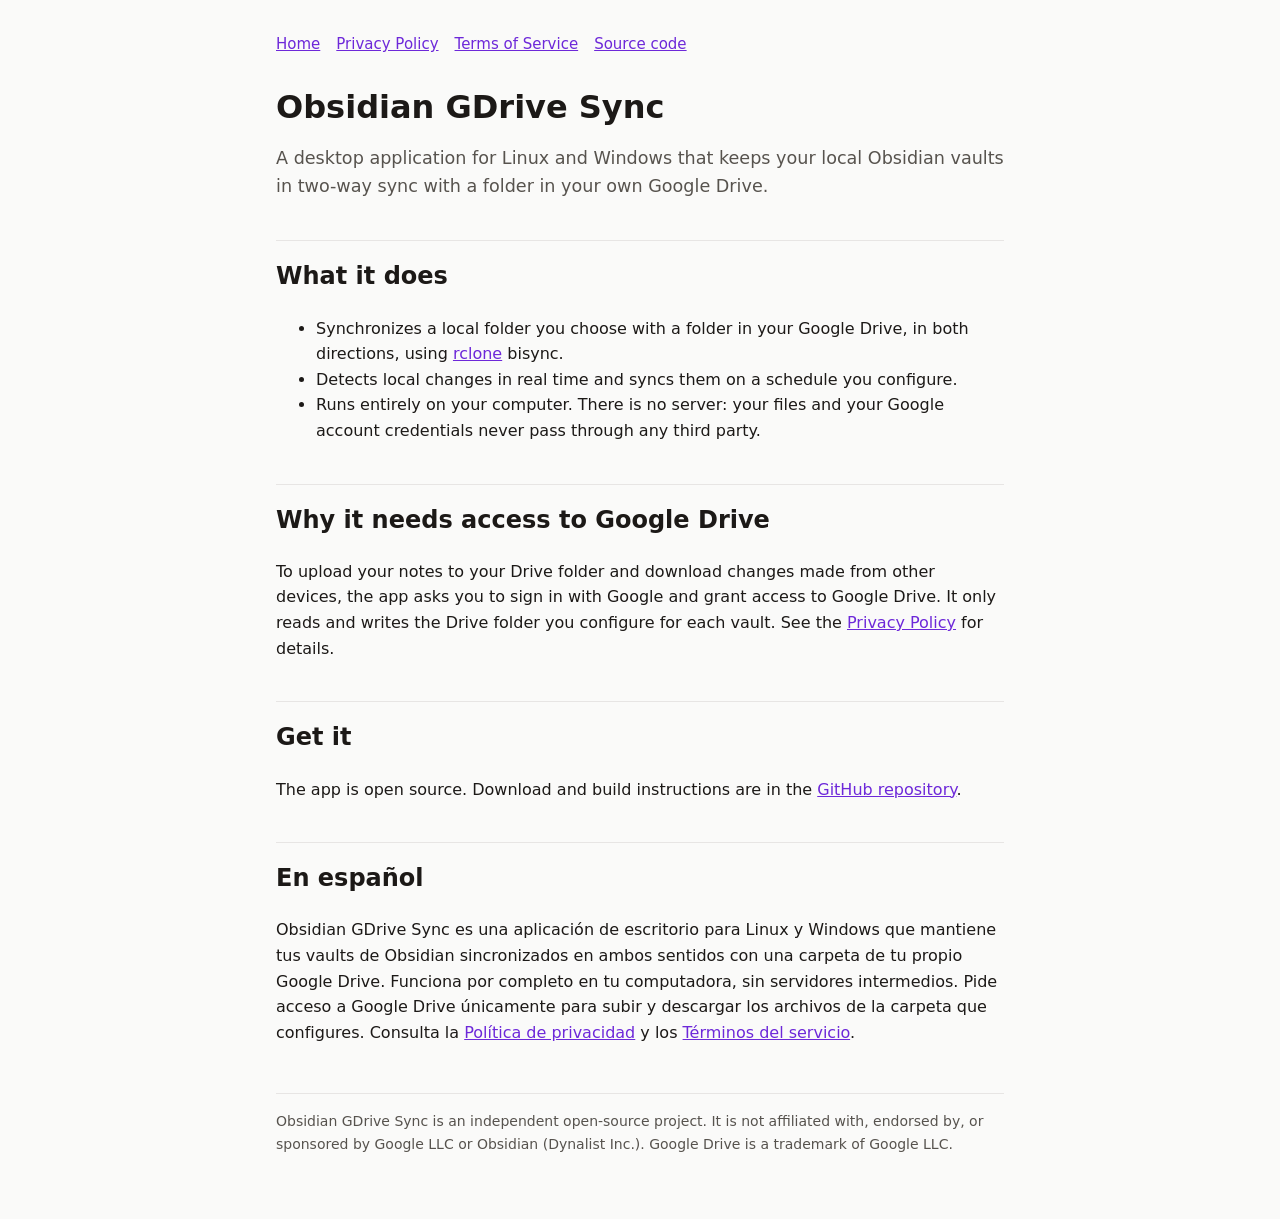
<file: index.html>
<!doctype html>
<html lang="en">
<head>
  <meta charset="utf-8">
  <meta name="viewport" content="width=device-width, initial-scale=1">
  <title>Obsidian GDrive Sync</title>
  <meta name="description" content="Desktop app that keeps local Obsidian vaults in two-way sync with a folder in the user's own Google Drive.">
  <link rel="stylesheet" href="style.css">
</head>
<body>
<main>
  <header>
    <nav>
      <a href="./">Home</a>
      <a href="privacy.html">Privacy Policy</a>
      <a href="terms.html">Terms of Service</a>
      <a href="https://github.com/H4uSen/Google-Drive-Sync">Source code</a>
    </nav>
  </header>

  <h1>Obsidian GDrive Sync</h1>
  <p class="lead">A desktop application for Linux and Windows that keeps your local Obsidian vaults in two-way sync with a folder in your own Google Drive.</p>

  <h2>What it does</h2>
  <ul>
    <li>Synchronizes a local folder you choose with a folder in your Google Drive, in both directions, using <a href="https://rclone.org/">rclone</a> bisync.</li>
    <li>Detects local changes in real time and syncs them on a schedule you configure.</li>
    <li>Runs entirely on your computer. There is no server: your files and your Google account credentials never pass through any third party.</li>
  </ul>

  <h2>Why it needs access to Google Drive</h2>
  <p>To upload your notes to your Drive folder and download changes made from other devices, the app asks you to sign in with Google and grant access to Google Drive. It only reads and writes the Drive folder you configure for each vault. See the <a href="privacy.html">Privacy Policy</a> for details.</p>

  <h2>Get it</h2>
  <p>The app is open source. Download and build instructions are in the <a href="https://github.com/H4uSen/Google-Drive-Sync">GitHub repository</a>.</p>

  <h2 lang="es">En español</h2>
  <div lang="es">
    <p>Obsidian GDrive Sync es una aplicación de escritorio para Linux y Windows que mantiene tus vaults de Obsidian sincronizados en ambos sentidos con una carpeta de tu propio Google Drive. Funciona por completo en tu computadora, sin servidores intermedios. Pide acceso a Google Drive únicamente para subir y descargar los archivos de la carpeta que configures. Consulta la <a href="privacy.html#es">Política de privacidad</a> y los <a href="terms.html#es">Términos del servicio</a>.</p>
  </div>

  <footer>
    Obsidian GDrive Sync is an independent open-source project. It is not affiliated with, endorsed by, or sponsored by Google LLC or Obsidian (Dynalist Inc.). Google Drive is a trademark of Google LLC.
  </footer>
</main>
</body>
</html>
</file>
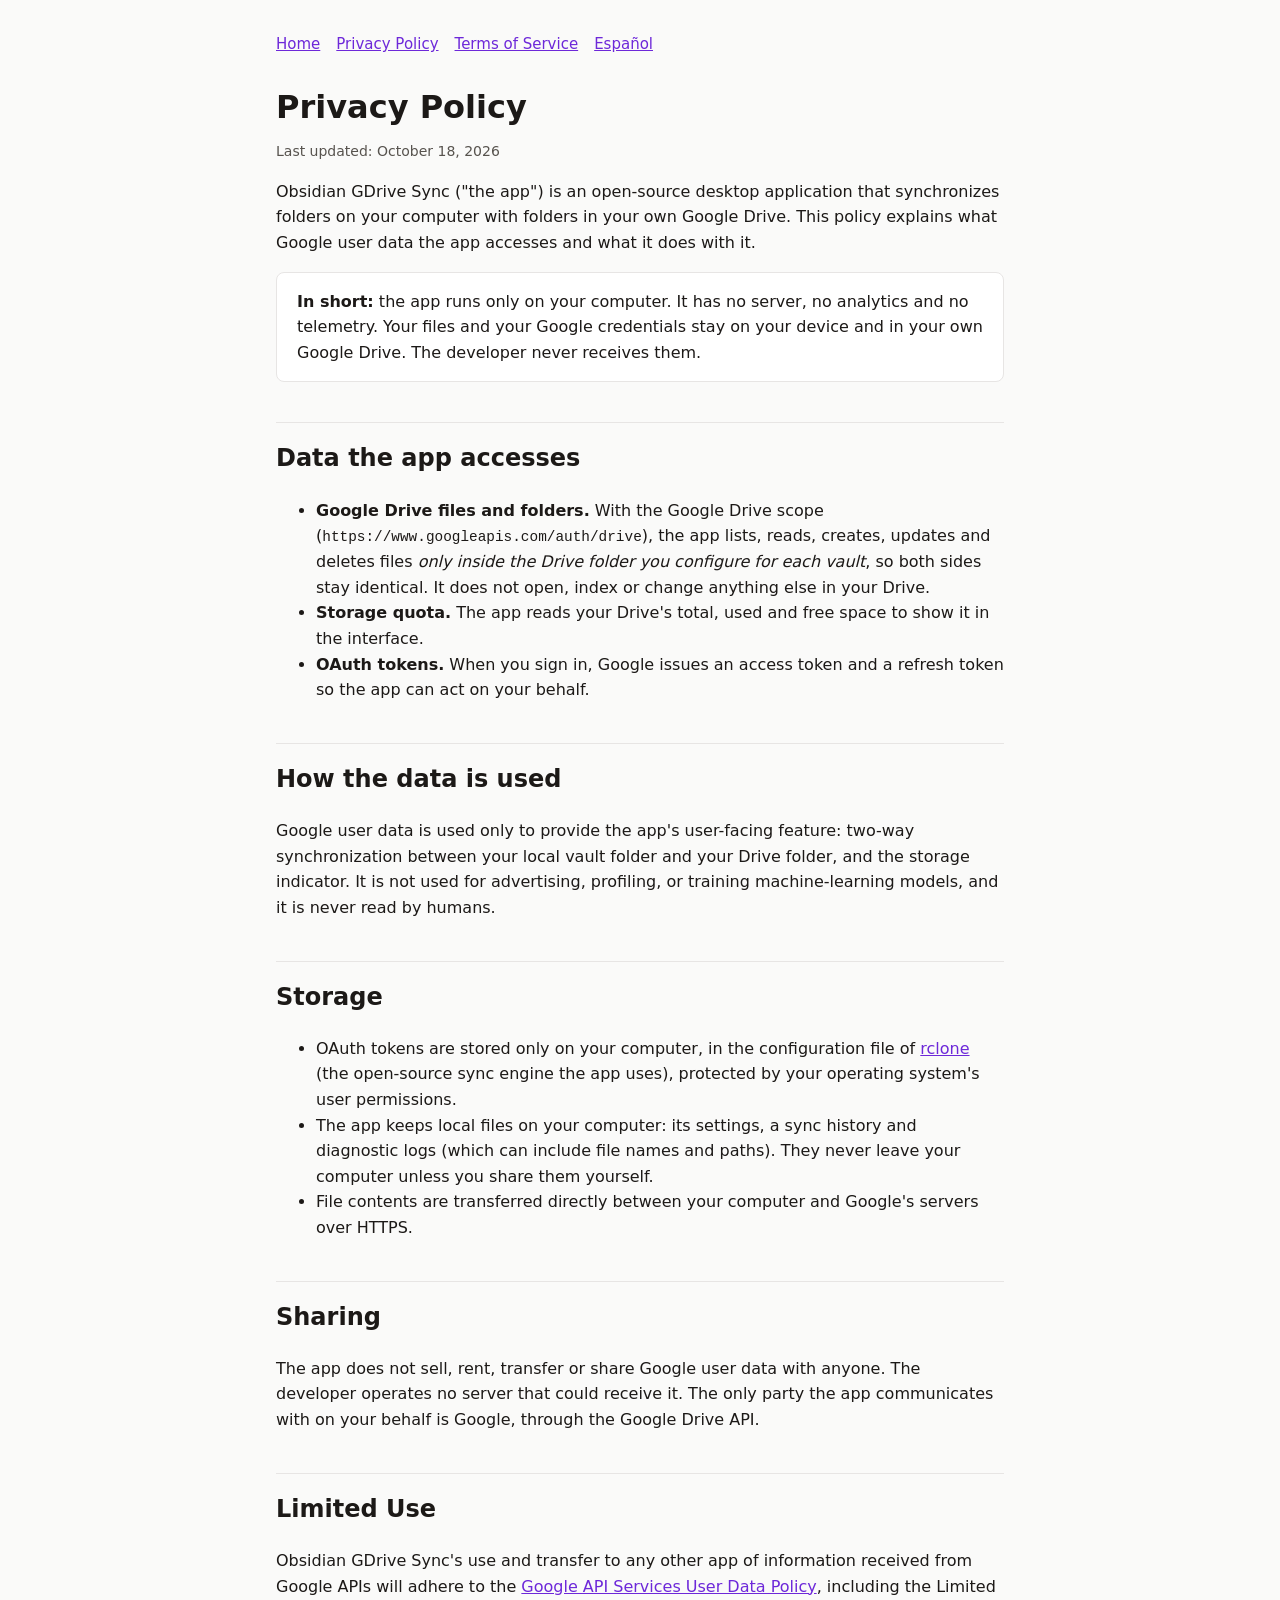
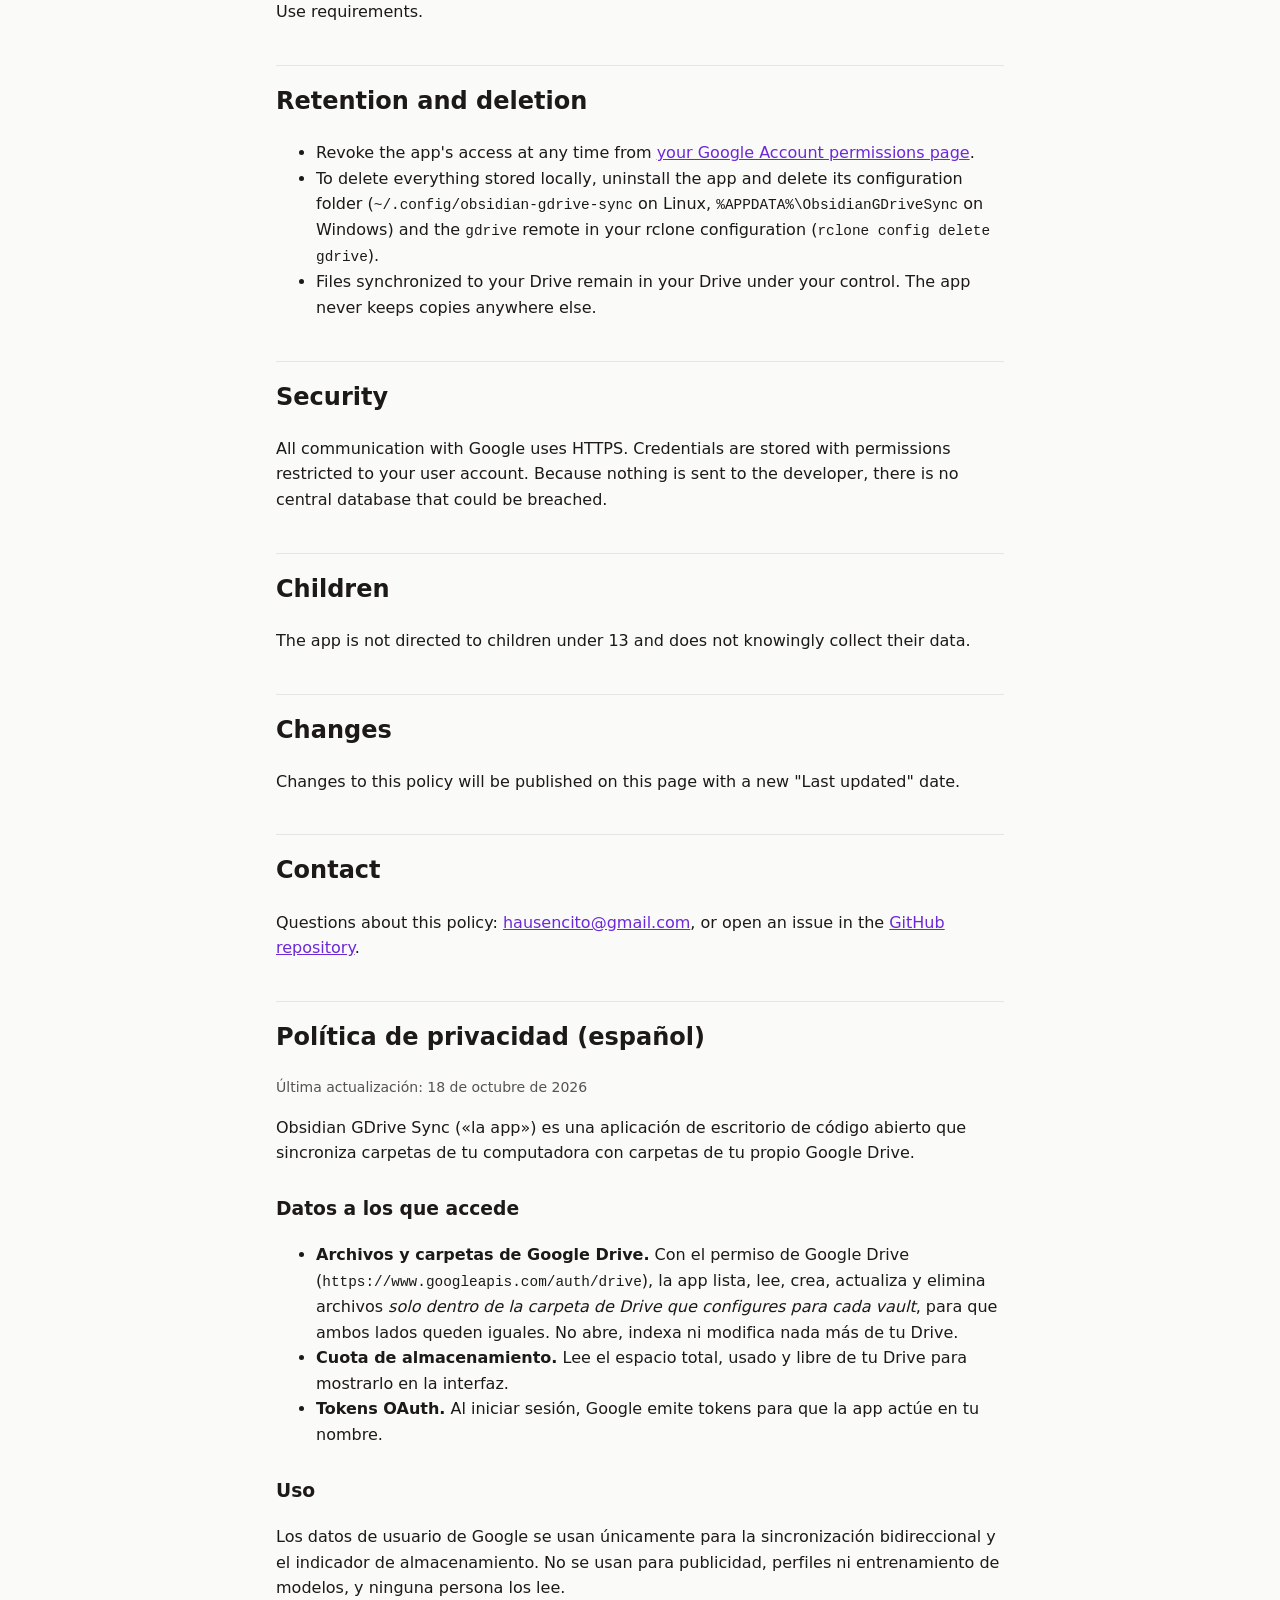
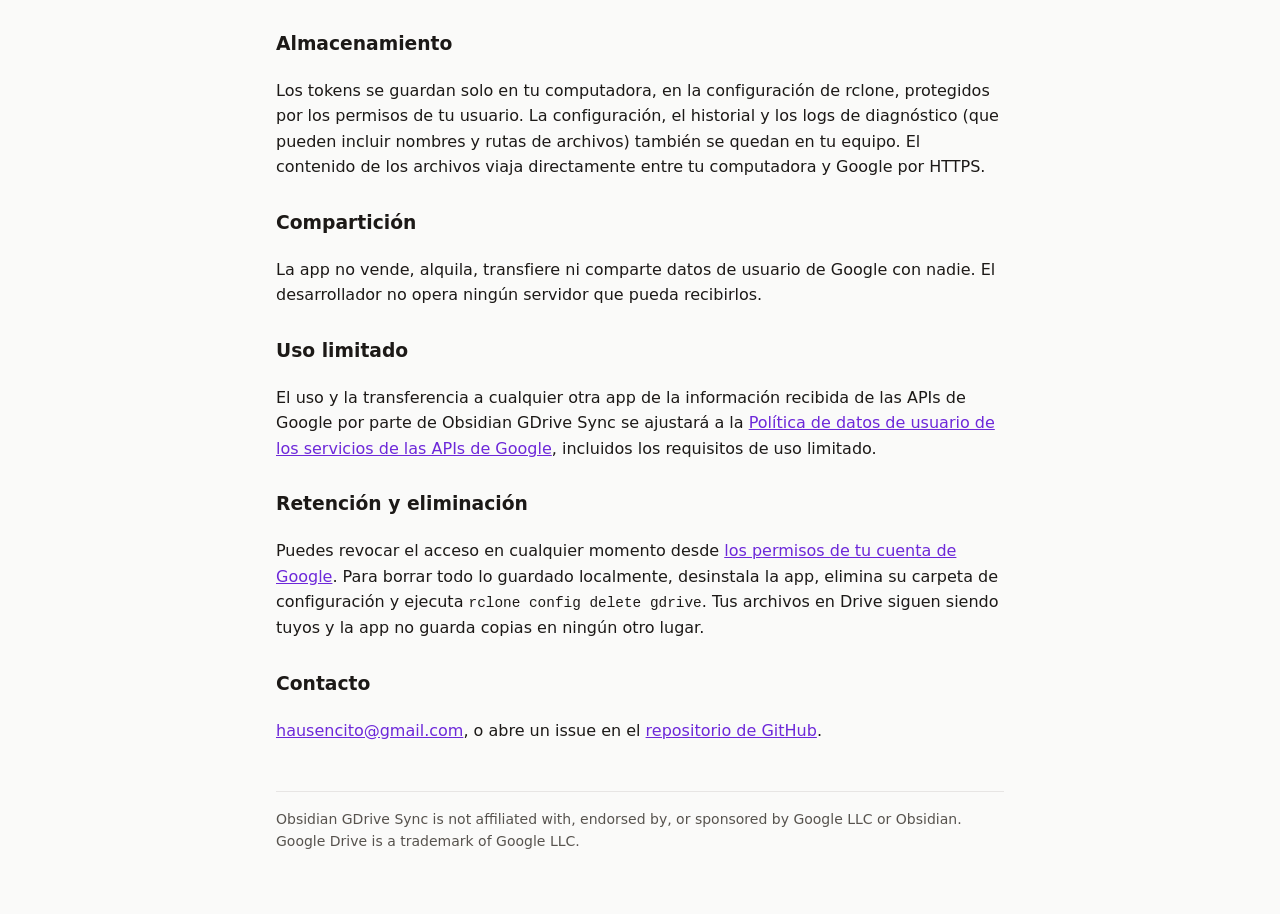
<file: privacy.html>
<!doctype html>
<html lang="en">
<head>
  <meta charset="utf-8">
  <meta name="viewport" content="width=device-width, initial-scale=1">
  <title>Privacy Policy · Obsidian GDrive Sync</title>
  <meta name="description" content="How Obsidian GDrive Sync accesses, uses, stores and shares Google user data.">
  <link rel="stylesheet" href="style.css">
</head>
<body>
<main>
  <header>
    <nav>
      <a href="./">Home</a>
      <a href="privacy.html">Privacy Policy</a>
      <a href="terms.html">Terms of Service</a>
      <a href="#es">Español</a>
    </nav>
  </header>

  <h1>Privacy Policy</h1>
  <p class="meta">Last updated: October 18, 2026</p>

  <p>Obsidian GDrive Sync ("the app") is an open-source desktop application that synchronizes folders on your computer with folders in your own Google Drive. This policy explains what Google user data the app accesses and what it does with it.</p>

  <div class="card">
    <strong>In short:</strong> the app runs only on your computer. It has no server, no analytics and no telemetry. Your files and your Google credentials stay on your device and in your own Google Drive. The developer never receives them.
  </div>

  <h2>Data the app accesses</h2>
  <ul>
    <li><strong>Google Drive files and folders.</strong> With the Google Drive scope (<code>https://www.googleapis.com/auth/drive</code>), the app lists, reads, creates, updates and deletes files <em>only inside the Drive folder you configure for each vault</em>, so both sides stay identical. It does not open, index or change anything else in your Drive.</li>
    <li><strong>Storage quota.</strong> The app reads your Drive's total, used and free space to show it in the interface.</li>
    <li><strong>OAuth tokens.</strong> When you sign in, Google issues an access token and a refresh token so the app can act on your behalf.</li>
  </ul>

  <h2>How the data is used</h2>
  <p>Google user data is used only to provide the app's user-facing feature: two-way synchronization between your local vault folder and your Drive folder, and the storage indicator. It is not used for advertising, profiling, or training machine-learning models, and it is never read by humans.</p>

  <h2>Storage</h2>
  <ul>
    <li>OAuth tokens are stored only on your computer, in the configuration file of <a href="https://rclone.org/">rclone</a> (the open-source sync engine the app uses), protected by your operating system's user permissions.</li>
    <li>The app keeps local files on your computer: its settings, a sync history and diagnostic logs (which can include file names and paths). They never leave your computer unless you share them yourself.</li>
    <li>File contents are transferred directly between your computer and Google's servers over HTTPS.</li>
  </ul>

  <h2>Sharing</h2>
  <p>The app does not sell, rent, transfer or share Google user data with anyone. The developer operates no server that could receive it. The only party the app communicates with on your behalf is Google, through the Google Drive API.</p>

  <h2>Limited Use</h2>
  <p>Obsidian GDrive Sync's use and transfer to any other app of information received from Google APIs will adhere to the <a href="https://developers.google.com/terms/api-services-user-data-policy">Google API Services User Data Policy</a>, including the Limited Use requirements.</p>

  <h2>Retention and deletion</h2>
  <ul>
    <li>Revoke the app's access at any time from <a href="https://myaccount.google.com/permissions">your Google Account permissions page</a>.</li>
    <li>To delete everything stored locally, uninstall the app and delete its configuration folder (<code>~/.config/obsidian-gdrive-sync</code> on Linux, <code>%APPDATA%\ObsidianGDriveSync</code> on Windows) and the <code>gdrive</code> remote in your rclone configuration (<code>rclone config delete gdrive</code>).</li>
    <li>Files synchronized to your Drive remain in your Drive under your control. The app never keeps copies anywhere else.</li>
  </ul>

  <h2>Security</h2>
  <p>All communication with Google uses HTTPS. Credentials are stored with permissions restricted to your user account. Because nothing is sent to the developer, there is no central database that could be breached.</p>

  <h2>Children</h2>
  <p>The app is not directed to children under 13 and does not knowingly collect their data.</p>

  <h2>Changes</h2>
  <p>Changes to this policy will be published on this page with a new "Last updated" date.</p>

  <h2>Contact</h2>
  <p>Questions about this policy: <a href="mailto:hausencito@gmail.com">hausencito@gmail.com</a>, or open an issue in the <a href="https://github.com/H4uSen/Google-Drive-Sync/issues">GitHub repository</a>.</p>

  <section id="es" lang="es">
    <h2>Política de privacidad (español)</h2>
    <p class="meta">Última actualización: 18 de octubre de 2026</p>
    <p>Obsidian GDrive Sync («la app») es una aplicación de escritorio de código abierto que sincroniza carpetas de tu computadora con carpetas de tu propio Google Drive.</p>
    <h3>Datos a los que accede</h3>
    <ul>
      <li><strong>Archivos y carpetas de Google Drive.</strong> Con el permiso de Google Drive (<code>https://www.googleapis.com/auth/drive</code>), la app lista, lee, crea, actualiza y elimina archivos <em>solo dentro de la carpeta de Drive que configures para cada vault</em>, para que ambos lados queden iguales. No abre, indexa ni modifica nada más de tu Drive.</li>
      <li><strong>Cuota de almacenamiento.</strong> Lee el espacio total, usado y libre de tu Drive para mostrarlo en la interfaz.</li>
      <li><strong>Tokens OAuth.</strong> Al iniciar sesión, Google emite tokens para que la app actúe en tu nombre.</li>
    </ul>
    <h3>Uso</h3>
    <p>Los datos de usuario de Google se usan únicamente para la sincronización bidireccional y el indicador de almacenamiento. No se usan para publicidad, perfiles ni entrenamiento de modelos, y ninguna persona los lee.</p>
    <h3>Almacenamiento</h3>
    <p>Los tokens se guardan solo en tu computadora, en la configuración de rclone, protegidos por los permisos de tu usuario. La configuración, el historial y los logs de diagnóstico (que pueden incluir nombres y rutas de archivos) también se quedan en tu equipo. El contenido de los archivos viaja directamente entre tu computadora y Google por HTTPS.</p>
    <h3>Compartición</h3>
    <p>La app no vende, alquila, transfiere ni comparte datos de usuario de Google con nadie. El desarrollador no opera ningún servidor que pueda recibirlos.</p>
    <h3>Uso limitado</h3>
    <p>El uso y la transferencia a cualquier otra app de la información recibida de las APIs de Google por parte de Obsidian GDrive Sync se ajustará a la <a href="https://developers.google.com/terms/api-services-user-data-policy">Política de datos de usuario de los servicios de las APIs de Google</a>, incluidos los requisitos de uso limitado.</p>
    <h3>Retención y eliminación</h3>
    <p>Puedes revocar el acceso en cualquier momento desde <a href="https://myaccount.google.com/permissions">los permisos de tu cuenta de Google</a>. Para borrar todo lo guardado localmente, desinstala la app, elimina su carpeta de configuración y ejecuta <code>rclone config delete gdrive</code>. Tus archivos en Drive siguen siendo tuyos y la app no guarda copias en ningún otro lugar.</p>
    <h3>Contacto</h3>
    <p><a href="mailto:hausencito@gmail.com">hausencito@gmail.com</a>, o abre un issue en el <a href="https://github.com/H4uSen/Google-Drive-Sync/issues">repositorio de GitHub</a>.</p>
  </section>

  <footer>
    Obsidian GDrive Sync is not affiliated with, endorsed by, or sponsored by Google LLC or Obsidian. Google Drive is a trademark of Google LLC.
  </footer>
</main>
</body>
</html>
</file>
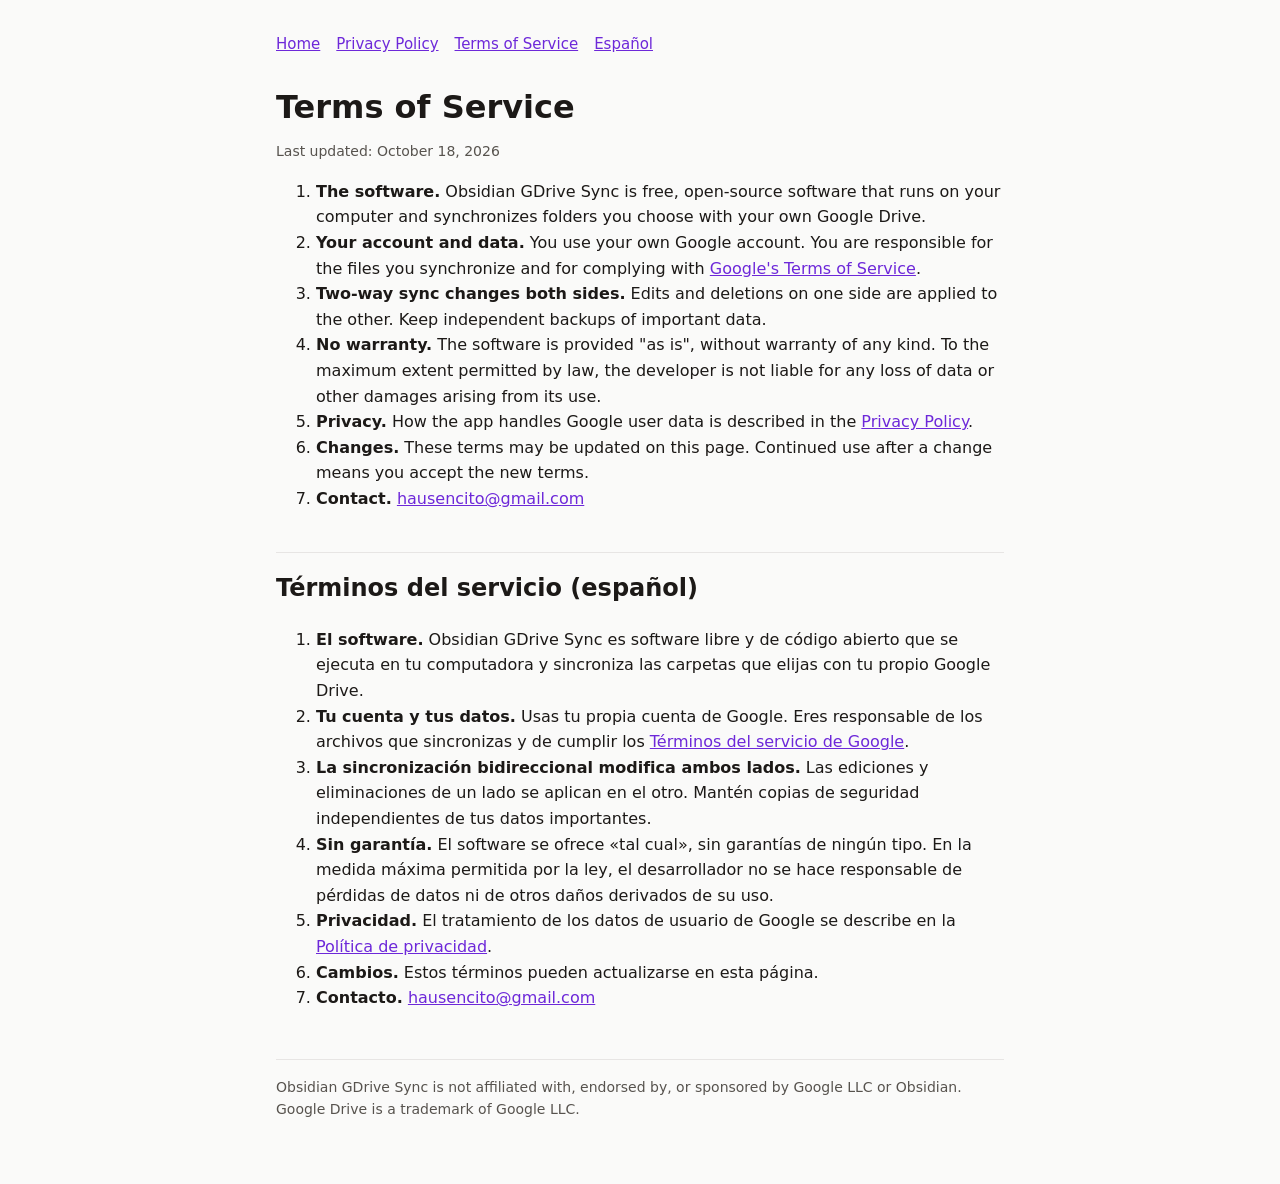
<file: terms.html>
<!doctype html>
<html lang="en">
<head>
  <meta charset="utf-8">
  <meta name="viewport" content="width=device-width, initial-scale=1">
  <title>Terms of Service · Obsidian GDrive Sync</title>
  <meta name="description" content="Terms of use for the Obsidian GDrive Sync desktop application.">
  <link rel="stylesheet" href="style.css">
</head>
<body>
<main>
  <header>
    <nav>
      <a href="./">Home</a>
      <a href="privacy.html">Privacy Policy</a>
      <a href="terms.html">Terms of Service</a>
      <a href="#es">Español</a>
    </nav>
  </header>

  <h1>Terms of Service</h1>
  <p class="meta">Last updated: October 18, 2026</p>

  <ol>
    <li><strong>The software.</strong> Obsidian GDrive Sync is free, open-source software that runs on your computer and synchronizes folders you choose with your own Google Drive.</li>
    <li><strong>Your account and data.</strong> You use your own Google account. You are responsible for the files you synchronize and for complying with <a href="https://policies.google.com/terms">Google's Terms of Service</a>.</li>
    <li><strong>Two-way sync changes both sides.</strong> Edits and deletions on one side are applied to the other. Keep independent backups of important data.</li>
    <li><strong>No warranty.</strong> The software is provided "as is", without warranty of any kind. To the maximum extent permitted by law, the developer is not liable for any loss of data or other damages arising from its use.</li>
    <li><strong>Privacy.</strong> How the app handles Google user data is described in the <a href="privacy.html">Privacy Policy</a>.</li>
    <li><strong>Changes.</strong> These terms may be updated on this page. Continued use after a change means you accept the new terms.</li>
    <li><strong>Contact.</strong> <a href="mailto:hausencito@gmail.com">hausencito@gmail.com</a></li>
  </ol>

  <section id="es" lang="es">
    <h2>Términos del servicio (español)</h2>
    <ol>
      <li><strong>El software.</strong> Obsidian GDrive Sync es software libre y de código abierto que se ejecuta en tu computadora y sincroniza las carpetas que elijas con tu propio Google Drive.</li>
      <li><strong>Tu cuenta y tus datos.</strong> Usas tu propia cuenta de Google. Eres responsable de los archivos que sincronizas y de cumplir los <a href="https://policies.google.com/terms">Términos del servicio de Google</a>.</li>
      <li><strong>La sincronización bidireccional modifica ambos lados.</strong> Las ediciones y eliminaciones de un lado se aplican en el otro. Mantén copias de seguridad independientes de tus datos importantes.</li>
      <li><strong>Sin garantía.</strong> El software se ofrece «tal cual», sin garantías de ningún tipo. En la medida máxima permitida por la ley, el desarrollador no se hace responsable de pérdidas de datos ni de otros daños derivados de su uso.</li>
      <li><strong>Privacidad.</strong> El tratamiento de los datos de usuario de Google se describe en la <a href="privacy.html#es">Política de privacidad</a>.</li>
      <li><strong>Cambios.</strong> Estos términos pueden actualizarse en esta página.</li>
      <li><strong>Contacto.</strong> <a href="mailto:hausencito@gmail.com">hausencito@gmail.com</a></li>
    </ol>
  </section>

  <footer>
    Obsidian GDrive Sync is not affiliated with, endorsed by, or sponsored by Google LLC or Obsidian. Google Drive is a trademark of Google LLC.
  </footer>
</main>
</body>
</html>
</file>
<file: style.css>
:root {
  --bg: #fafaf9;
  --fg: #1c1917;
  --muted: #57534e;
  --accent: #6d28d9;
  --border: #e7e5e4;
  --card: #ffffff;
}
@media (prefers-color-scheme: dark) {
  :root {
    --bg: #1c1917;
    --fg: #f5f5f4;
    --muted: #a8a29e;
    --accent: #a78bfa;
    --border: #44403c;
    --card: #292524;
  }
}
* { box-sizing: border-box; }
body {
  margin: 0;
  background: var(--bg);
  color: var(--fg);
  font: 16px/1.6 system-ui, -apple-system, "Segoe UI", Roboto, sans-serif;
}
main { max-width: 760px; margin: 0 auto; padding: 32px 16px 64px; }
header nav { display: flex; flex-wrap: wrap; gap: 16px; margin-bottom: 32px; font-size: 15px; }
a { color: var(--accent); }
h1 { font-size: 2rem; line-height: 1.2; margin: 0 0 8px; }
h2 { margin-top: 40px; padding-top: 16px; border-top: 1px solid var(--border); }
h3 { margin-top: 28px; }
.lead { color: var(--muted); font-size: 1.1rem; }
.meta { color: var(--muted); font-size: 14px; }
.card { background: var(--card); border: 1px solid var(--border); border-radius: 8px; padding: 16px 20px; margin: 16px 0; }
code { font-size: 0.9em; overflow-wrap: anywhere; }
footer { margin-top: 48px; color: var(--muted); font-size: 14px; border-top: 1px solid var(--border); padding-top: 16px; }
</file>
